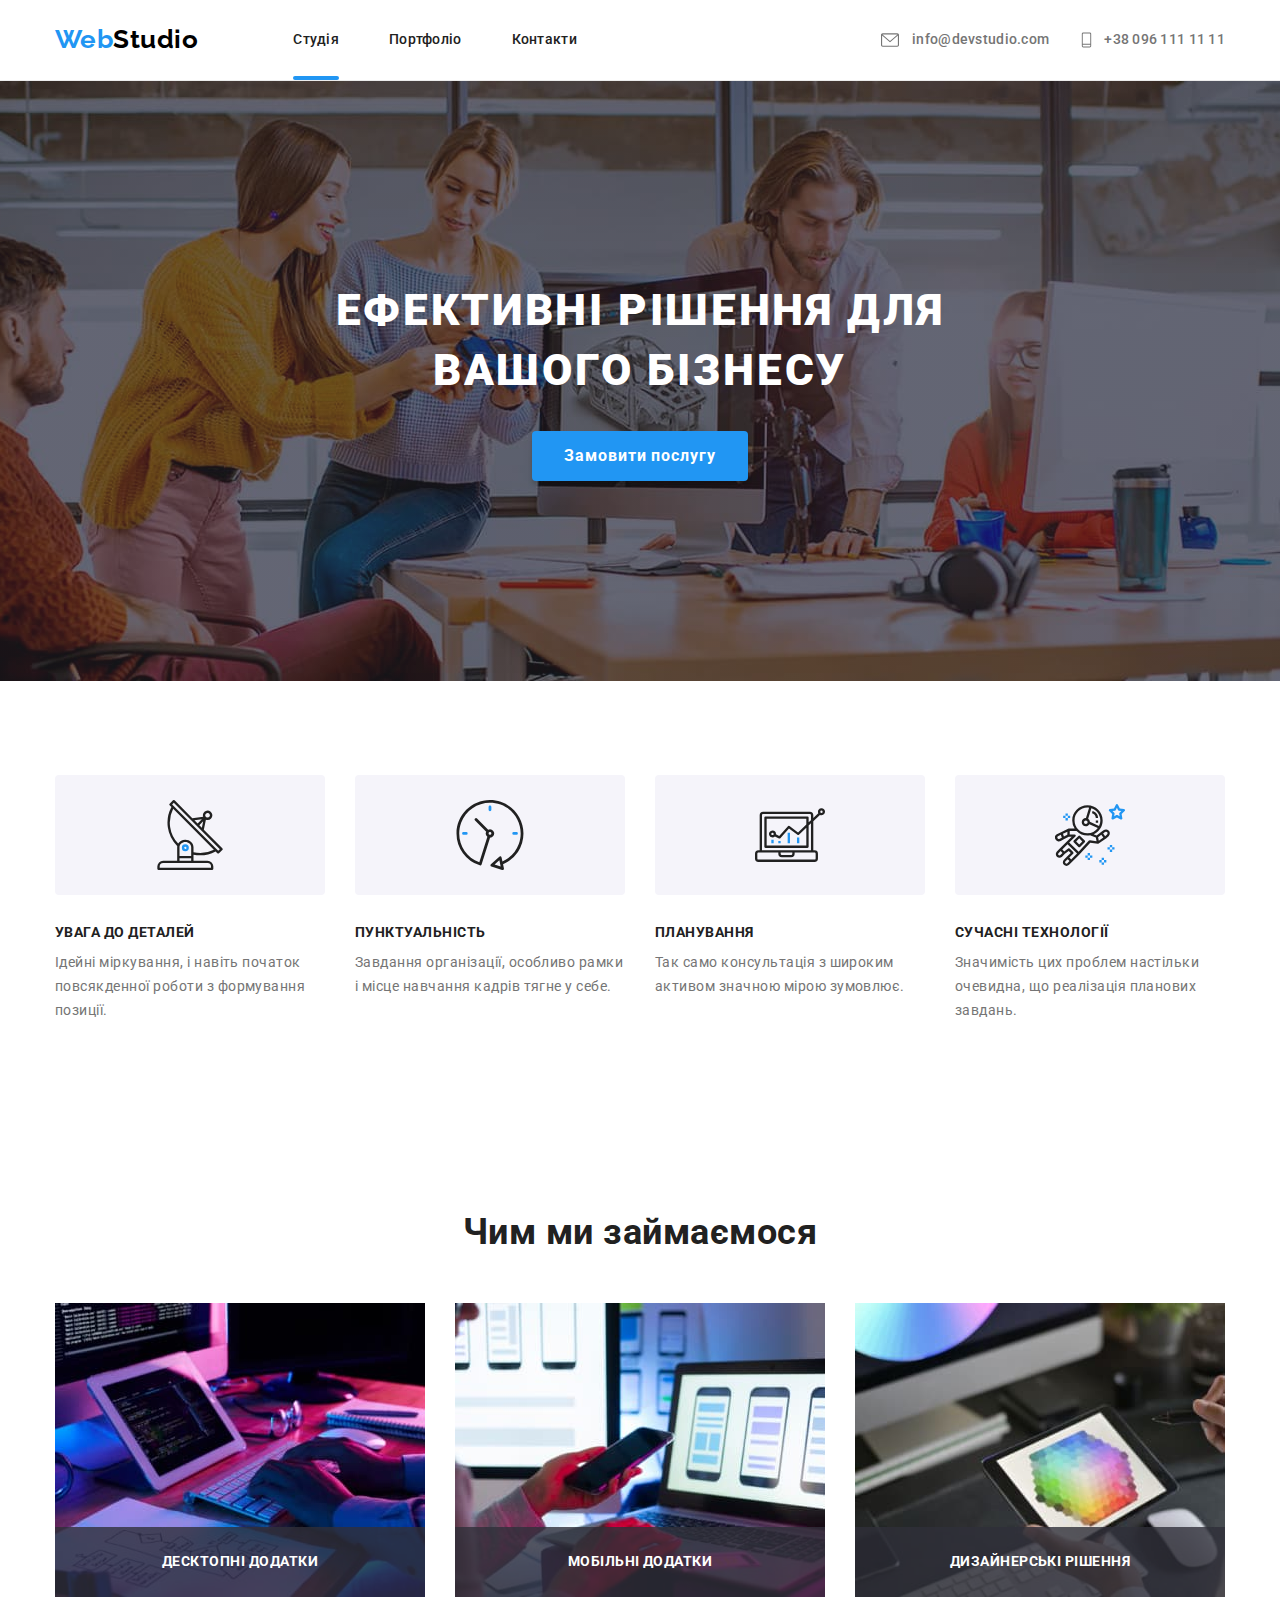
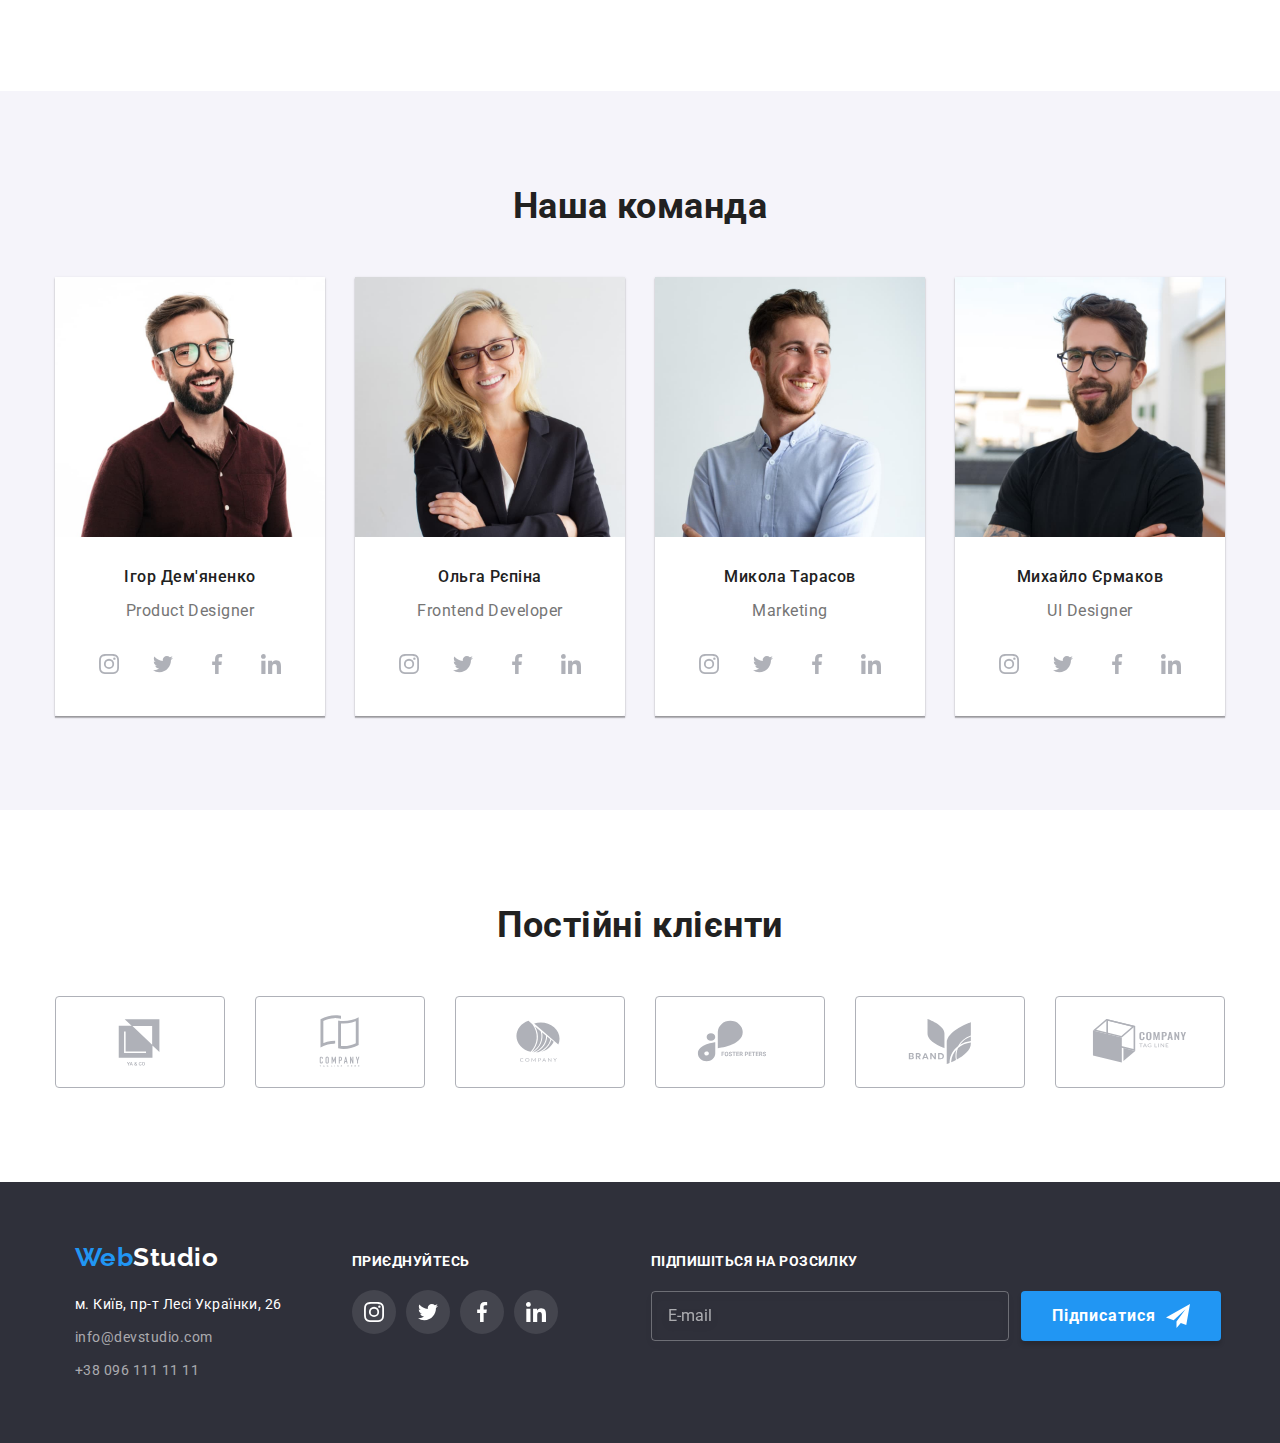
<file: index.html>
<!DOCTYPE html>
<html lang="uk">
  <head>
    <meta charset="UTF-8" />
    <meta http-equiv="X-UA-Compatible" content="IE=edge" />
    <meta name="viewport" content="width=device-width, initial-scale=1.0" />
    <title>Document</title>
    <link rel="preconnect" href="https://fonts.googleapis.com" />
    <link rel="preconnect" href="https://fonts.gstatic.com" crossorigin />
    <link
      href="https://fonts.googleapis.com/css2?family=Raleway:wght@700&family=Roboto:wght@400;500;700;900&display=swap"
      rel="stylesheet"
    />
    <link
      rel="stylesheet"
      href="https://cdnjs.cloudflare.com/ajax/libs/modern-normalize/1.1.0/modern-normalize.min.css"
    />
    <link rel="stylesheet" href="./css/styles.css" />
  </head>
  <body>
    <header class="page-header">
      <div class="container header-container">
        <nav class="site-nav">
          <a href="./index.html" class="logo"
            ><span class="accent">Web</span>Studio</a
          >

          <ul class="site-nav_list">
            <li class="site-nav_item">
              <a class="site-nav_link current" href="./index.html">Студія</a>
            </li>
            <li class="site-nav_item">
              <a class="site-nav_link" href="./portfolio.html">Портфоліо</a>
            </li>
            <li class="site-nav_item">
              <a class="site-nav_link" href="">Контакти</a>
            </li>
          </ul>
        </nav>
        <div class="auth-nav_contact">
          <ul class="auth-nav_list">
            <li class="auth-nav_item">
              <a class="auth-nav_link" href="mailto:info@devstudio.com">
                <svg class="auth-nav_icon" width="24" height="18">
                  <use href="./images/symbol-defs.svg#icon-mail"></use>
                </svg>
                info@devstudio.com</a
              >
            </li>
            <li class="auth-nav_item">
              <a class="auth-nav_link" href="tel:+380961111111">
                <svg class="auth-nav_icon" width="15" height="24">
                  <use href="./images/symbol-defs.svg#icon-phone"></use></svg
                >+38 096 111 11 11</a
              >
            </li>
          </ul>
        </div>
      </div>
    </header>

    <main>
      <!--Герой-->
      <section class="hero">
        <h1 class="hero-title">
          Ефективні рішення для <br />
          вашого бізнесу
        </h1>
        <button type="button" class="hero-button" data-modal-open>
          Замовити послугу
        </button>
      </section>
      <!--Переваги-->
      <section class="section">
        <div class="container">
          <!--Пропущений заголовок-->
          <h2 class="visually-hidden">Заголовок</h2>
          <ul class="feature-list">
            <li class="feature-list_item">
              <div class="feature-img">
                <svg width="70" height="70">
                  <use href="./images/symbol-defs.svg#icon-antenna"></use>
                </svg>
              </div>
              <h3 class="feature-list_title">УВАГА ДО ДЕТАЛЕЙ</h3>
              <p class="feature-list_text">
                Ідейні міркування, і навіть початок повсякденної роботи з
                формування позиції.
              </p>
            </li>
            <li class="feature-list_item">
              <div class="feature-img">
                <svg width="70" height="70">
                  <use href="./images/symbol-defs.svg#icon-clock"></use>
                </svg>
              </div>
              <h3 class="feature-list_title">ПУНКТУАЛЬНІСТЬ</h3>
              <p class="feature-list_text">
                Завдання організації, особливо рамки і місце навчання кадрів
                тягне у себе.
              </p>
            </li>
            <li class="feature-list_item">
              <div class="feature-img">
                <svg width="70" height="70">
                  <use href="./images/symbol-defs.svg#icon-diagram"></use>
                </svg>
              </div>
              <h3 class="feature-list_title">ПЛАНУВАННЯ</h3>
              <p class="feature-list_text">
                Так само консультація з широким активом значною мірою зумовлює.
              </p>
            </li>
            <li class="feature-list_item">
              <div class="feature-img">
                <svg width="70" height="70">
                  <use href="./images/symbol-defs.svg#icon-astronaut"></use>
                </svg>
              </div>
              <h3 class="feature-list_title">СУЧАСНІ ТЕХНОЛОГІЇ</h3>
              <p class="feature-list_text">
                Значимість цих проблем настільки очевидна, що реалізація
                планових завдань.
              </p>
            </li>
          </ul>
        </div>
      </section>
      <section class="section">
        <div class="container">
          <h2 class="section-title">Чим ми займаємося</h2>
          <ul class="task">
            <li class="task_images">
              <div class="images_thumb">
                <img
                  src="./images/img1.jpg"
                  alt="Людина програмує"
                  width="370"
                  height="294"
                />
                <div class="images_text images_font">Десктопні додатки</div>
              </div>
            </li>
            <li class="task_images">
              <div class="images_thumb">
                <img
                  src="./images/img2.jpg"
                  alt="Людина розробляє додаток"
                  width="370"
                  height="294"
                />
                <div class="images_text images_font">Мобільні додатки</div>
              </div>
            </li>
            <li class="task_images">
              <div class="images_thumb">
                <img
                  src="./images/img3.jpg"
                  alt="Людина вибирає колір"
                  width="370"
                  height="294"
                />
                <div class="images_text images_font">Дизайнерські рішення</div>
              </div>
            </li>
          </ul>
        </div>
      </section>
      <!--Наша команда-->
      <section class="team section">
        <div class="container">
          <h2 class="team-title">Наша команда</h2>
          <ul class="team-list">
            <li class="team-list_item">
              <img
                src="./images/img4.jpg"
                alt="Фото"
                width="270"
                height="260"
              />
              <div class="team_intro">
                <h3 class="team-list_title">Ігор Дем'яненко</h3>
                <p lang="en" class="team-list_text">Product Designer</p>
                <ul class="social-list">
                  <li class="social-item">
                    <a href="" class="social-link">
                      <svg class="social-icon" width="20" height="20">
                        <use
                          href="./images/symbol-defs.svg#icon-instagram"
                        ></use>
                      </svg>
                    </a>
                  </li>
                  <li class="social-item">
                    <a href="" class="social-link">
                      <svg class="social-icon" width="20" height="20">
                        <use href="./images/symbol-defs.svg#icon-twitter"></use>
                      </svg>
                    </a>
                  </li>
                  <li class="social-item">
                    <a href="" class="social-link">
                      <svg class="social-icon" width="20" height="20">
                        <use
                          href="./images/symbol-defs.svg#icon-facebook"
                        ></use>
                      </svg>
                    </a>
                  </li>
                  <li class="social-item">
                    <a href="" class="social-link">
                      <svg class="social-icon" width="20" height="20">
                        <use
                          href="./images/symbol-defs.svg#icon-linkedin-1"
                        ></use>
                      </svg>
                    </a>
                  </li>
                </ul>
              </div>
            </li>
            <li class="team-list_item">
              <img
                src="./images/img5.jpg"
                alt="Фото"
                width="270"
                height="260"
              />
              <div class="team_intro">
                <h3 class="team-list_title">Ольга Рєпіна</h3>
                <p lang="en" class="team-list_text">Frontend Developer</p>
                <ul class="social-list">
                  <li class="social-item">
                    <a href="" class="social-link">
                      <svg class="social-icon" width="20" height="20">
                        <use
                          href="./images/symbol-defs.svg#icon-instagram"
                        ></use>
                      </svg>
                    </a>
                  </li>
                  <li class="social-item">
                    <a href="" class="social-link">
                      <svg class="social-icon" width="20" height="20">
                        <use href="./images/symbol-defs.svg#icon-twitter"></use>
                      </svg>
                    </a>
                  </li>
                  <li class="social-item">
                    <a href="" class="social-link">
                      <svg class="social-icon" width="20" height="20">
                        <use
                          href="./images/symbol-defs.svg#icon-facebook"
                        ></use>
                      </svg>
                    </a>
                  </li>
                  <li class="social-item">
                    <a href="" class="social-link">
                      <svg class="social-icon" width="20" height="20">
                        <use
                          href="./images/symbol-defs.svg#icon-linkedin-1"
                        ></use>
                      </svg>
                    </a>
                  </li>
                </ul>
              </div>
            </li>
            <li class="team-list_item">
              <img
                src="./images/img6.jpg"
                alt="Фото"
                width="270"
                height="260"
              />
              <div class="team_intro">
                <h3 class="team-list_title">Микола Тарасов</h3>
                <p lang="en" class="team-list_text">Marketing</p>
                <ul class="social-list">
                  <li class="social-item">
                    <a href="" class="social-link">
                      <svg class="social-icon" width="20" height="20">
                        <use
                          href="./images/symbol-defs.svg#icon-instagram"
                        ></use>
                      </svg>
                    </a>
                  </li>
                  <li class="social-item">
                    <a href="" class="social-link">
                      <svg class="social-icon" width="20" height="20">
                        <use href="./images/symbol-defs.svg#icon-twitter"></use>
                      </svg>
                    </a>
                  </li>
                  <li class="social-item">
                    <a href="" class="social-link">
                      <svg class="social-icon" width="20" height="20">
                        <use
                          href="./images/symbol-defs.svg#icon-facebook"
                        ></use>
                      </svg>
                    </a>
                  </li>
                  <li class="social-item">
                    <a href="" class="social-link">
                      <svg class="social-icon" width="20" height="20">
                        <use
                          href="./images/symbol-defs.svg#icon-linkedin-1"
                        ></use>
                      </svg>
                    </a>
                  </li>
                </ul>
              </div>
            </li>
            <li class="team-list_item">
              <img
                src="./images/img7.jpg"
                alt="Фото"
                width="270"
                height="260"
              />
              <div class="team_intro">
                <h3 class="team-list_title">Михайло Єрмаков</h3>
                <p lang="en" class="team-list_text">UI Designer</p>
                <ul class="social-list">
                  <li class="social-item">
                    <a href="" class="social-link">
                      <svg class="social-icon" width="20" height="20">
                        <use
                          href="./images/symbol-defs.svg#icon-instagram"
                        ></use>
                      </svg>
                    </a>
                  </li>
                  <li class="social-item">
                    <a href="" class="social-link">
                      <svg class="social-icon" width="20" height="20">
                        <use href="./images/symbol-defs.svg#icon-twitter"></use>
                      </svg>
                    </a>
                  </li>
                  <li class="social-item">
                    <a href="" class="social-link">
                      <svg class="social-icon" width="20" height="20">
                        <use
                          href="./images/symbol-defs.svg#icon-facebook"
                        ></use>
                      </svg>
                    </a>
                  </li>
                  <li class="social-item">
                    <a href="" class="social-link">
                      <svg class="social-icon" width="20" height="20">
                        <use
                          href="./images/symbol-defs.svg#icon-linkedin-1"
                        ></use>
                      </svg>
                    </a>
                  </li>
                </ul>
              </div>
            </li>
          </ul>
        </div>
      </section>
      <section class="section">
        <div class="container">
          <h2 class="clients-title">Постійні клієнти</h2>
          <ul class="clients-list">
            <li class="clients-item">
              <a href="" class="clients-link">
                <svg class="clients-logo" width="106" height="60">
                  <use href="./images/symbol-defs.svg#icon-client1"></use>
                </svg>
              </a>
            </li>
            <li class="clients-item">
              <a href="" class="clients-link">
                <svg class="clients-logo" width="106" height="60">
                  <use href="./images/symbol-defs.svg#icon-client2"></use>
                </svg>
              </a>
            </li>
            <li class="clients-item">
              <a href="" class="clients-link">
                <svg class="clients-logo" width="106" height="60">
                  <use href="./images/symbol-defs.svg#icon-client3"></use>
                </svg>
              </a>
            </li>
            <li class="clients-item">
              <a href="" class="clients-link">
                <svg class="clients-logo" width="106" height="60">
                  <use href="./images/symbol-defs.svg#icon-client4"></use>
                </svg>
              </a>
            </li>
            <li class="clients-item">
              <a href="" class="clients-link">
                <svg class="clients-logo" width="106" height="60">
                  <use href="./images/symbol-defs.svg#icon-client5"></use>
                </svg>
              </a>
            </li>
            <li class="clients-item">
              <a href="" class="clients-link">
                <svg class="clients-logo" width="106" height="60">
                  <use href="./images/symbol-defs.svg#icon-client6"></use>
                </svg>
              </a>
            </li>
          </ul>
        </div>
      </section>
    </main>

    <footer class="page-footer">
      <div class="container">
        <div class="page__footer-address">
          <div class="footer-wrapper">
            <a href="./index.html" class="page-footer_logo"
              ><span class="accent">Web</span>Studio</a
            >
            <address class="direction">
              м. Київ, пр-т Лесі Українки, 26
              <a href="mailto:info@devstudio.com" class="direction-link"
                >info@devstudio.com</a
              >
              <a href="tel:+380961111111" class="direction-link"
                >+38 096 111 11 11</a
              >
            </address>
          </div>
          <div class="footer-social">
            <h3 class="footer-title">приєднуйтесь</h3>
            <ul class="footer__social-list">
              <li class="footer__social-item">
                <a href="" class="footer__social-link">
                  <svg class="footer__social-icon" width="20" height="20">
                    <use href="./images/symbol-defs.svg#icon-instagram"></use>
                  </svg>
                </a>
              </li>
              <li class="footer__social-item">
                <a href="" class="footer__social-link">
                  <svg class="footer__social-icon" width="20" height="20">
                    <use href="./images/symbol-defs.svg#icon-twitter"></use>
                  </svg>
                </a>
              </li>
              <li class="footer__social-item">
                <a href="" class="footer__social-link">
                  <svg class="footer__social-icon" width="20" height="20">
                    <use href="./images/symbol-defs.svg#icon-facebook"></use>
                  </svg>
                </a>
              </li>
              <li class="footer__social-item">
                <a href="" class="footer__social-link">
                  <svg class="footer__social-icon" width="20" height="20">
                    <use href="./images/symbol-defs.svg#icon-linkedin-1"></use>
                  </svg>
                </a>
              </li>
            </ul>
          </div>
          <form class="form">
            <label for="user-email" class="form-label"
              >Підпишіться на розсилку
            </label>
            <div class="footer-form">
              <input
                class="footer-form_input"
                type="text"
                name="E-mail"
                placeholder="E-mail"
                id="user-email"
              />
              <button type="submit" class="footer-form_button">
                Підписатися
                <svg class="submit-icon" width="24" height="24">
                  <use href="./images/symbol-defs.svg#icon-icon-send"
                </svg>
              </button>
            </div>
          </form>
        </div>
      </div>
    </footer>
    <div class="backdrop is-hidden" data-modal>
      <div class="modal">
        <button class="modal-close" data-modal-close>
          <svg class="close-icon" width="18" height="18">
            <use href="./images/symbol-defs.svg#icon-close-button"></use>
          </svg>
        </button>
        <div class="modal-thumb">
          <h2 class="modal-thumb_title">
            Залиште свої дані, ми вам передзвонимо
          </h2>
          <form class="modal-form">
            <label class="modal-field">
              <span class="modal-label">Ім'я</span>
              <input class="modal-input" type="text" name="username" />
              <svg class="modal-icon" width="18" height="18">
                <use href="./images/symbol-defs.svg#icon-icon-person"></use>
              </svg>
            </label>
            <label class="modal-field">
              <span class="modal-label">Телефон</span>
              <input class="modal-input" type="text" name="phone-number" />
              <svg class="modal-icon" width="18" height="18">
                <use href="./images/symbol-defs.svg#icon-icon-phone"></use>
              </svg>
            </label>
            <label class="modal-field">
              <span class="modal-label">Пошта</span>
              <input class="modal-input" type="text" name="username" />
              <svg class="modal-icon" width="18" height="18">
                <use href="./images/symbol-defs.svg#icon-icon-email"></use>
              </svg>
            </label>
            <label class="modal-field">
              <span class="modal-label">Коментар </span>
              <textarea
                class="modal-textarea"
                name="comment"
                rows="5"
                placeholder="Введіть текст"
              ></textarea>
            </label>
            <div class="checkbox-form">
              <label class="checkbox-label">
                <input
                  class="checkbox-input"
                  type="checkbox"
                  name="agreement"
                  value="agreement"
                />
                <span class="checkbox"> </span>
                Погоджуюся з розсилкою та приймаю
              </label>
              <span class="checkbox-conditions">
                <a class="checkbox-link" href="">Умови договору </a>
              </span>
            </div>
            <div class="modal-button">
              <button class="submit-button" type="submit">Відправити</button>
            </div>
          </form>
        </div>
      </div>
    </div>

    <script src="./js/modal.js"></script>
  </body>
</html>
</file>
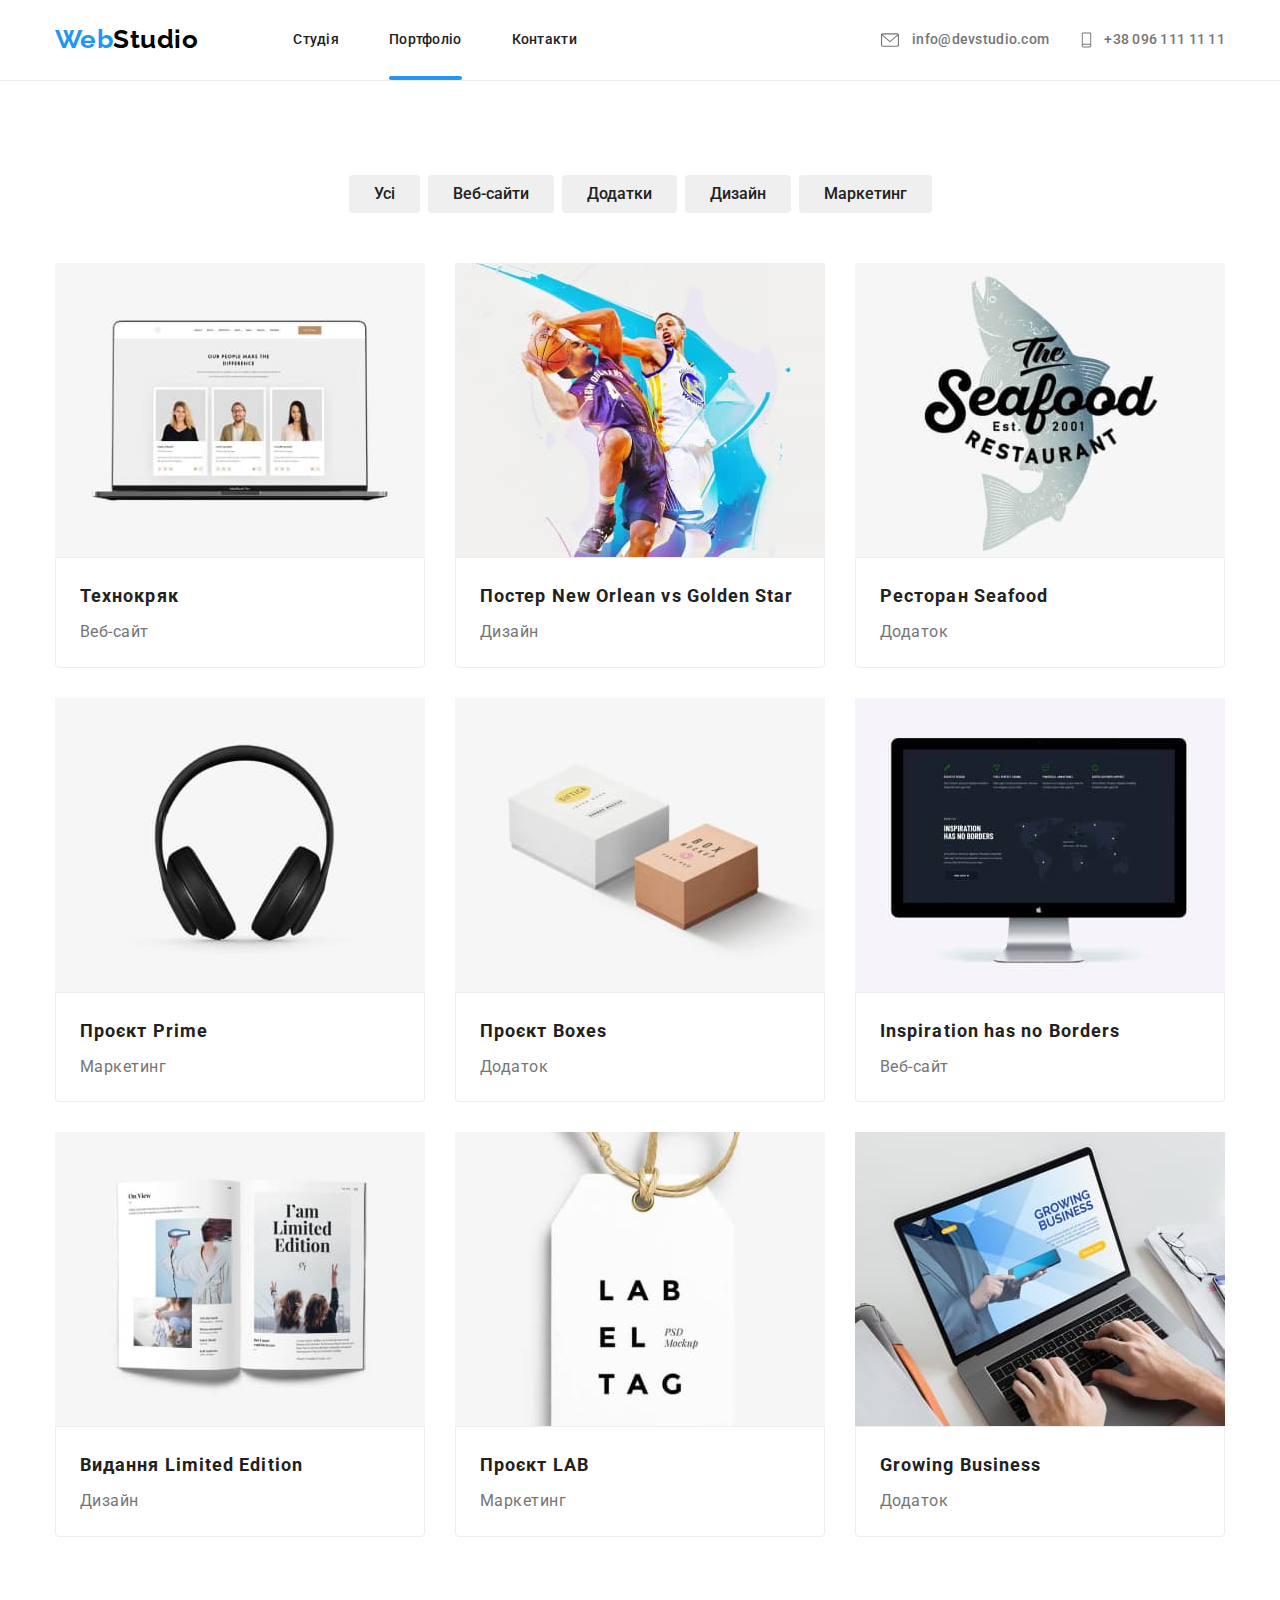
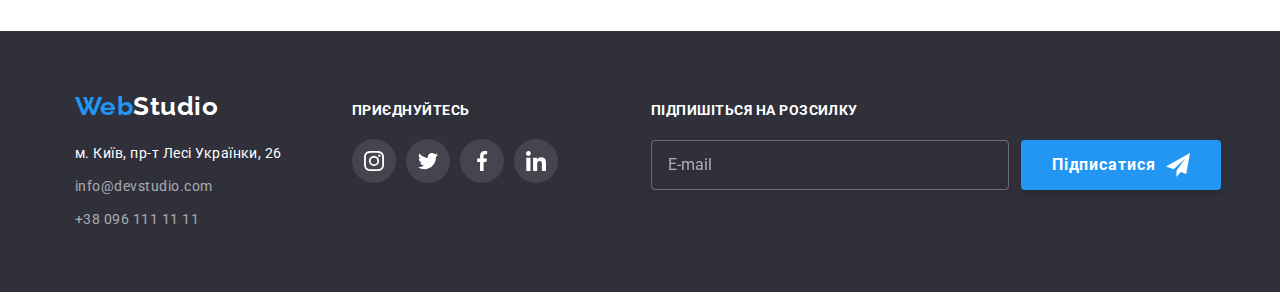
<file: portfolio.html>
<!DOCTYPE html>
<html lang="uk">
  <head>
    <meta charset="UTF-8" />
    <meta http-equiv="X-UA-Compatible" content="IE=edge" />
    <meta name="viewport" content="width=device-width, initial-scale=1.0" />
    <title>Document</title>
    <link rel="preconnect" href="https://fonts.googleapis.com" />
    <link rel="preconnect" href="https://fonts.gstatic.com" crossorigin />
    <link
      href="https://fonts.googleapis.com/css2?family=Raleway:wght@700&family=Roboto:wght@400;500;700;900&display=swap"
      rel="stylesheet"
    />
    <link
      rel="stylesheet"
      href="https://cdnjs.cloudflare.com/ajax/libs/modern-normalize/1.1.0/modern-normalize.min.css"
    />
    <link rel="stylesheet" href="./css/styles.css" />
  </head>
  <body>
    <header class="page-header">
      <div class="container header-container">
        <nav class="site-nav">
          <a href="./index.html" class="logo"
            ><span class="accent">Web</span>Studio</a
          >

          <ul class="site-nav_list">
            <li class="site-nav_item">
              <a class="site-nav_link" href="./index.html">Студія</a>
            </li>
            <li class="site-nav_item">
              <a class="site-nav_link current" href="./portfolio.html"
                >Портфоліо</a
              >
            </li>
            <li class="site-nav_item">
              <a class="site-nav_link" href="">Контакти</a>
            </li>
          </ul>
        </nav>
        <div class="auth-nav_contact">
          <ul class="auth-nav_list">
            <li class="auth-nav_item">
              <a class="auth-nav_link" href="mailto:info@devstudio.com">
                <svg class="auth-nav_icon" width="24" height="18">
                  <use href="./images/symbol-defs.svg#icon-mail"></use>
                </svg>
                info@devstudio.com</a
              >
            </li>
            <li class="auth-nav_item">
              <a class="auth-nav_link" href="tel:+380961111111">
                <svg class="auth-nav_icon" width="15" height="24">
                  <use href="./images/symbol-defs.svg#icon-phone"></use></svg
                >+38 096 111 11 11</a
              >
            </li>
          </ul>
        </div>
      </div>
    </header>

    <main>
      <section class="section">
        <h1 class="visually-hidden">Портфоліо</h1>
        <!--Кнопки-->
        <div class="container">
          <ul class="options">
            <li class="options_item">
              <button type="button" class="options_button">Усі</button>
            </li>
            <li class="options_item">
              <button type="button" class="options_button">Веб-сайти</button>
            </li>
            <li class="options_item">
              <button type="button" class="options_button">Додатки</button>
            </li>
            <li class="options_item">
              <button type="button" class="options_button">Дизайн</button>
            </li>
            <li class="options_item">
              <button type="button" class="options_button">Маркетинг</button>
            </li>
          </ul>

          <!--головне меню-->
          <ul class="card-list">
            <li class="card-list_item">
              <a href="" class="card-list_link">
                <div class="thumb">
                  <img
                    src="./images/potf-1.jpg"
                    alt="Фото"
                    width="370"
                    height="294"
                  />
                  <div class="overlay-text">
                    Ресурс пропонує комплексні пропозиції з різним рівнем
                    функціоналу та сервісів. Все це дозволить відвідувачу
                    отримати вичерпні відомості про компанію чи приватну особу.
                  </div>
                </div>

                <div class="card_intro">
                  <h2 class="card-list_title">Технокряк</h2>
                  <p class="card-list_text">Веб-сайт</p>
                </div>
              </a>
            </li>
            <li class="card-list_item">
              <a href="" class="card-list_link">
                <div class="thumb">
                  <img
                    src="./images/portf-2.jpg"
                    alt="Постер"
                    width="370"
                    height="294"
                  />
                  <div class="overlay-text">
                    Ресурс пропонує комплексні пропозиції з різним рівнем
                    функціоналу та сервісів. Все це дозволить відвідувачу
                    отримати вичерпні відомості про компанію чи приватну особу.
                  </div>
                </div>
                <div class="card_intro">
                  <h2 class="card-list_title">
                    Постер New Orlean vs Golden Star
                  </h2>
                  <p class="card-list_text">Дизайн</p>
                </div>
              </a>
            </li>
            <li class="card-list_item">
              <a href="" class="card-list_link">
                <div class="thumb">
                  <img
                    src="./images/portf-3.jpg"
                    alt="Логотип ресторану"
                    width="370"
                    height="294"
                  />
                  <div class="overlay-text">
                    Ресурс пропонує комплексні пропозиції з різним рівнем
                    функціоналу та сервісів. Все це дозволить відвідувачу
                    отримати вичерпні відомості про компанію чи приватну особу.
                  </div>
                </div>
                <div class="card_intro">
                  <h2 class="card-list_title">Ресторан Seafood</h2>
                  <p class="card-list_text">Додаток</p>
                </div>
              </a>
            </li>
            <li class="card-list_item">
              <a href="" class="card-list_link">
                <div class="thumb">
                  <img
                    src="./images/portf-4.jpg"
                    alt="Навушники"
                    width="370"
                    height="294"
                  />
                  <div class="overlay-text">
                    Ресурс пропонує комплексні пропозиції з різним рівнем
                    функціоналу та сервісів. Все це дозволить відвідувачу
                    отримати вичерпні відомості про компанію чи приватну особу.
                  </div>
                </div>
                <div class="card_intro">
                  <h2 class="card-list_title">Проєкт Prime</h2>
                  <p class="card-list_text">Маркетинг</p>
                </div>
              </a>
            </li>
            <li class="card-list_item">
              <a href="" class="card-list_link">
                <div class="thumb">
                  <img
                    src="./images/portf-5.jpg"
                    alt="Коробки"
                    width="370"
                    height="294"
                  />
                  <div class="overlay-text">
                    Ресурс пропонує комплексні пропозиції з різним рівнем
                    функціоналу та сервісів. Все це дозволить відвідувачу
                    отримати вичерпні відомості про компанію чи приватну особу.
                  </div>
                </div>
                <div class="card_intro">
                  <h2 class="card-list_title">Проєкт Boxes</h2>
                  <p class="card-list_text">Додаток</p>
                </div>
              </a>
            </li>
            <li class="card-list_item">
              <a href="" class="card-list_link">
                <div class="thumb">
                  <img
                    src="./images/portf-6.jpg"
                    alt="Монітор"
                    width="370"
                    height="294"
                  />
                  <div class="overlay-text">
                    Ресурс пропонує комплексні пропозиції з різним рівнем
                    функціоналу та сервісів. Все це дозволить відвідувачу
                    отримати вичерпні відомості про компанію чи приватну особу.
                  </div>
                </div>
                <div class="card_intro">
                  <h2 lang="en" class="card-list_title">
                    Inspiration has no Borders
                  </h2>
                  <p class="card-list_text">Веб-сайт</p>
                </div>
              </a>
            </li>
            <li class="card-list_item">
              <a href="" class="card-list_link">
                <div class="thumb">
                  <img
                    src="./images/potf-7.jpg"
                    alt="Журнал"
                    width="370"
                    height="294"
                  />
                  <div class="overlay-text">
                    Ресурс пропонує комплексні пропозиції з різним рівнем
                    функціоналу та сервісів. Все це дозволить відвідувачу
                    отримати вичерпні відомості про компанію чи приватну особу.
                  </div>
                </div>
                <div class="card_intro">
                  <h2 class="card-list_title">Видання Limited Edition</h2>
                  <p class="card-list_text">Дизайн</p>
                </div>
              </a>
            </li>
            <li class="card-list_item">
              <a href="" class="card-list_link">
                <div class="thumb">
                  <img
                    src="./images/portf-8.jpg"
                    alt="Бірка"
                    width="370"
                    height="294"
                  />
                  <div class="overlay-text">
                    Ресурс пропонує комплексні пропозиції з різним рівнем
                    функціоналу та сервісів. Все це дозволить відвідувачу
                    отримати вичерпні відомості про компанію чи приватну особу.
                  </div>
                </div>
                <div class="card_intro">
                  <h2 class="card-list_title">Проєкт LAB</h2>
                  <p class="card-list_text">Маркетинг</p>
                </div>
              </a>
            </li>
            <li class="card-list_item">
              <a href="" class="card-list_link">
                <div class="thumb">
                  <img
                    src="./images/portf-9.jpg"
                    alt="Ноутбук"
                    width="370"
                    height="294"
                  />
                  <div class="overlay-text">
                    Ресурс пропонує комплексні пропозиції з різним рівнем
                    функціоналу та сервісів. Все це дозволить відвідувачу
                    отримати вичерпні відомості про компанію чи приватну особу.
                  </div>
                </div>
                <div class="card_intro">
                  <h2 lang="en" class="card-list_title">Growing Business</h2>
                  <p class="card-list_text">Додаток</p>
                </div>
              </a>
            </li>
          </ul>
        </div>
      </section>
    </main>

    <footer class="page-footer">
      <div class="container">
        <div class="page__footer-address">
          <div class="footer-wrapper">
            <a href="./index.html" class="page-footer_logo"
              ><span class="accent">Web</span>Studio</a
            >
            <address class="direction">
              м. Київ, пр-т Лесі Українки, 26
              <a href="mailto:info@devstudio.com" class="direction-link"
                >info@devstudio.com</a
              >
              <a href="tel:+380961111111" class="direction-link"
                >+38 096 111 11 11</a
              >
            </address>
          </div>
          <div class="footer-social">
            <h3 class="footer-title">приєднуйтесь</h3>
            <ul class="footer__social-list">
              <li class="footer__social-item">
                <a href="" class="footer__social-link">
                  <svg class="footer__social-icon" width="20" height="20">
                    <use href="./images/symbol-defs.svg#icon-instagram"></use>
                  </svg>
                </a>
              </li>
              <li class="footer__social-item">
                <a href="" class="footer__social-link">
                  <svg class="footer__social-icon" width="20" height="20">
                    <use href="./images/symbol-defs.svg#icon-twitter"></use>
                  </svg>
                </a>
              </li>
              <li class="footer__social-item">
                <a href="" class="footer__social-link">
                  <svg class="footer__social-icon" width="20" height="20">
                    <use href="./images/symbol-defs.svg#icon-facebook"></use>
                  </svg>
                </a>
              </li>
              <li class="footer__social-item">
                <a href="" class="footer__social-link">
                  <svg class="footer__social-icon" width="20" height="20">
                    <use href="./images/symbol-defs.svg#icon-linkedin-1"></use>
                  </svg>
                </a>
              </li>
            </ul>
          </div>
          <form class="form">
            <label for="user-email" class="form-label"
              >Підпишіться на розсилку
            </label>
            <div class="footer-form">
              <input
                class="footer-form_input"
                type="text"
                name="E-mail"
                placeholder="E-mail"
                id="user-email"
              />
              <button type="submit" class="footer-form_button">
                Підписатися
                <svg class="submit-icon" width="24" height="24">
                  <use href="./images/symbol-defs.svg#icon-icon-send"
                </svg>
              </button>
            </div>
          </form>
        </div>
      </div>
    </footer>
  </body>
</html>
</file>
<file: css/styles.css>
:root {
  --primary-text-color: #757575;
  --additional-text-color: #212121;
  --hero-background-color: #2f303a;
  --second-background-color: #f5f4fa;
  --white: #ffffff;
  --accent: #2196f3;
  --logo-black-color: #000000;
  /*colors for portfolio*/
  --portfolio-background: #f5f5f5;
  --footer-link-color: rgba(255, 255, 255, 0.6);
  --icon-main-color:#afb1b8;
  --icon-footer-background-color:rgba(255, 255, 255, 0.1);
  --animatiom-btn: 250ms cubic-bezier(0.4, 0, 0.2, 1);
  }

body {
  background-color: var(--white);
  color: var(--primary-text-color);
  font-family: 'Roboto', sans-serif;
  letter-spacing: 0.03em;
}
ul {
  list-style: none;
  margin: 0;
  padding-left: 0;
}
h1,
h2,
h3,
p {
  margin: 0;
}

img {
  display: block;
  max-width: 100%;
  height: auto;
}
/*цвет основного текста #757575*/
/*вторичный цвет текста #212121*/
/*серый фоновый цвет  #2F303A*/
/*вторичный цвет фона #F5F4FA/*
/*белый #FFFFFF*/
/*акцент #2196F3*/
/*черный logo ##000000*/
/* цвет иконок #afb1b8*/
/*цвет иконок в футере rgba(255, 255, 255, 0.1);*/
.page-header {
  text-decoration: none;
  border-bottom: 1px solid #ECECEC;;
}
.page-header .site-nav {
  display: flex;
  align-items: center;
}
.header-container {
  display: flex;
  align-items: center;
}
.container {
  width: 1200px;
  margin: 0 auto;
  padding-left: 15px;
  padding-right: 15px;
}

.logo {
  margin-top: 24px;
  margin-bottom: 25px;
  margin-right: 95px;
  color: var(--logo-black-color);
  font-family: 'Raleway', sans-serif;
  font-weight: 700;
  font-size: 26px;
  line-height: 1.19;
  text-decoration: none;
}
.accent {
  color: var(--accent);
}
/*site-nav*/
.site_nav {
  display: flex;
}
.site-nav_list {
  display: flex;
  font-weight: 500;
  font-size: 14px;
  line-height: 1.14;
  letter-spacing: 0.02em;
}
.site-nav_item:not(:last-child) {
  margin-right: 50px;
}
.site-nav_link {
  position: relative;
  display: block;
  padding-top: 32px;
  padding-bottom: 32px;
  color: var(--additional-text-color);
  text-decoration: none;
  transition: var(--animatiom-btn);
  
}
.site-nav_link:hover,
.site-nav_link:focus {
  color: var(--accent);
}

.site-nav_link.current::after {
  position: absolute;
  display: block;
  bottom: 0;
  left: 0;
  content: "";
  width: 100%;
  height: 4px;
  background-color: var(--accent);
  border-radius: 2px;
}


/*auth-nav*/
.auth-nav_contact {
  display: flex;
  margin-left: auto;
}
.auth-nav_list {
  display: flex;
  margin-left: auto;
  align-items: center;
  justify-content: center;
 
}
.auth-nav_item:not(:last-child) {
  margin-right: 30px;
}
.auth-nav_link {
  display:flex;
  align-items: center;
  justify-content: center;
  color: var(--primary-text-color);
  font-weight: 500;
  font-size: 14px;
  line-height: 1.14px;
  letter-spacing: 0.02em;
  text-decoration: none;
  gap: 10px;
  transition: var(--animatiom-btn)
}

.auth-nav_link:hover, 
.auth-nav_link:focus {
  color: var(--accent);
}

.auth-nav_icon{
  fill: currentColor;
}
/*hero*/
.hero {
  padding-top: 200px;
  background-color: var(--hero-background-color);
  text-align: center;
  padding-bottom: 200px;
  max-width: 1600px;
  height: 600px;
  background-image: linear-gradient(to right, rgba(47, 48, 58, 0.4), rgba(47, 48, 58, 0.4)),
      url(../images/hero.jpg);
  background-size: cover;
  background-repeat: no-repeat;
  background-position: center;
  margin: 0 auto;
}
.hero-title {
  margin-bottom: 30px;
  color: var(--white);
  font-weight: 900;
  font-size: 44px;
  line-height: 1.36;
  letter-spacing: 0.06em;
  text-transform: uppercase;
}
.hero-button {
  padding: 10px 32px;
  background-color: var(--accent);
  color: var(--white);
  font-family: inherit;
  font-weight: 700;
  font-size: 16px;
  line-height: 1.88;
  letter-spacing: 0.06em;
  cursor: pointer;
  border: transparent;
  box-shadow: 0px 4px 4px rgba(0, 0, 0, 0.15);
  border-radius: 4px;
}
/*section*/
.section {
  padding-top: 94px;
  padding-bottom: 94px;
}
.section-title {
  margin-bottom: 50px;
  color: var(--additional-text-color);
  font-weight: 700;
  font-size: 36px;
  line-height: 1.17;
  text-align: center;
}
.visually-hidden {
  position: absolute;
  width: 1px;
  height: 1px;
  margin: -1px;
  border: 0;
  padding: 0;

  white-space: nowrap;
  clip-path: inset(100%);
  clip: rect(0 0 0 0);
  overflow: hidden;
}
/*features*/
.feature-list {
  display: flex;
  flex-wrap: wrap;
  gap: 30px;
}
.feature-list_item {
  width: 270px;
}
.feature-img{
  margin-bottom: 30px;
  width: 270px;
  height: 120px;
  display: flex;
  justify-content: center;
  align-items: center;
  background-color: var(--second-background-color);
  border-radius: 4px;
}
.feature-list_title {
  margin-bottom: 10px;
  color: var(--additional-text-color);
  font-family: 'Roboto';
  font-weight: 700;
  font-size: 14px;
  line-height: 1.14;
  text-transform: uppercase;
}
.feature-list_text {
  margin-bottom: 0;
  font-family: 'Roboto';
  font-weight: 400;
  font-size: 14px;
  line-height: 1.71;
}
/*tasks*/
.task {
  display: flex;
  flex-wrap: wrap;
  gap: 30px;
}

.images_thumb{
  position: relative;  
  display: flex;
  justify-content: center;
}

.images_font{
  position: absolute;
  content: "";
  width: 370px;
  height: 70px;
  bottom: 0;
  background: rgba(47, 48, 58, 0.8);
  }

.images_text{
  position: absolute;
  padding: 27px;
  font-weight: 700;
    font-size: 14px;
    line-height: 1.14;
    text-align: center;
    text-transform: uppercase;
    color: var(--white);
}

/*team*/
.team {
  background-color: var(--second-background-color);
}
.team-title {
  font-weight: 700;
  font-size: 36px;
  line-height: 1.17;
  text-align: center;
  color: var(--additional-text-color);
  margin-bottom: 50px;
}

.team-list {
  display: flex;
  flex-wrap: wrap;
  gap: 30px;
}
.team-list_item {
  box-shadow: 0px 1px 3px rgba(0, 0, 0, 0.12), 0px 1px 1px rgba(0, 0, 0, 0.14),
    0px 2px 1px rgba(0, 0, 0, 0.2);
}
.team-list_item:last-child{
  margin-right: 0;
}
.team_intro{
  background-color: var(--white);
  padding: 30px 0;
  border-radius: 0px 0px 4px 4px;
}
.team-list_title {
  display: flex;
  justify-content: center;
  margin-bottom: 10px;
  color: var(--additional-text-color);
  font-weight: 500;
  font-size: 16px;
  line-height: 1.19;
}

.team-list_text {
  display: flex;
  justify-content: center;
  font-size: 16px;
  line-height: 1.9;
  margin-bottom: 16px;
}
/*кнопки соц сетей*/
.social-list{
  display: flex;
  justify-content: center;
  gap: 10px;
}
.social-item{
  display: flex;
  justify-content: center;
  align-items: center;
}
.social-link{
  display: flex;
  justify-content: center;
  align-items: center;
  background-color: var(--white);
  border-radius: 50%;
  width: 44px;
  height: 44px;
  fill: var(--icon-main-color);
  transition: var(--animatiom-btn);
}
.social-link:hover,
.social-link:focus{
  background-color: var(--accent);
  fill: var(--white);
}
/*our clients*/
.clients-title{
  display: flex;
  justify-content: center;
  font-weight: 700;
  font-size: 36px;
  line-height: 1.17;
  color:var(--additional-text-color);
  margin-bottom: 50px;
}
.clients-list{
  display: flex;
  justify-content: center;
  gap: 30px;

}
.clients-item{
  display: flex;
  justify-content: center;
  align-items: center;
}
.clients-link{
  display: flex;
    justify-content: center;
    align-items: center;
  width: 170px;
    height: 92px;
    color: var(--icon-main-color);
    border: 1px solid #AFB1B8;
    border-radius: 4px;
    transition: var(--animatiom-btn);
}
.clients-link{
 fill: currentColor;
}
.clients-link:hover,
.clients-link:focus {
  fill: var(--accent);
  border-color: var(--accent);
}
/*footer*/
.page-footer {
  padding: 60px;
  background-color: var(--hero-background-color);
}
.page__footer-address{
  display: flex;
  align-items: baseline;
}
.footer-wrapper{
  display: flex;
  flex-direction:column;
  margin-right: 70px;
}
.page-footer_logo {
  margin-bottom: 20px;
  font-weight: 700;
  color: var(--white);
  text-decoration: none;
  font-family: 'Raleway', sans-serif;
  font-weight: 700;
  font-size: 26px;
  line-height: 1.19;
}
.direction {
  display: flex;
  flex-direction: column;
  color: var(--white);
  font-style: normal;
  font-size: 14px;
  line-height: 1.71;
  gap: 9px;
}
.direction-link {
  color: var(--footer-link-color);
  font-weight: 400;
  font-size: 14px;
  line-height: 1.71;
  font-style: normal;
  text-decoration: none;
  transition: var(--animatiom-btn);
}
.direction-link:hover,
.direction-link:focus {
  color: #2196f3;
}

/*приєднуємся*/

.footer-title{
  color: var(--white);
    font-weight: 700;
    font-size: 14px;
    line-height: 1.14;
    text-transform: uppercase;
    margin-bottom: 20px;
}

.footer__social-list {
  display: flex;
  justify-content: center;
  gap: 10px;
}

.footer__social-item {
  display: flex;
  justify-content: center;
  align-items: center;
}

.footer__social-link {
  display: flex;
  justify-content: center;
  align-items: center;
  background-color: var(--icon-footer-background-color);
  border-radius: 50%;
  width: 44px;
  height: 44px;
  fill: var(--white);
  transition: var(--animatiom-btn);
}

.footer__social-link:hover,
.footer__social-link:focus {
  background-color: var(--accent);
  fill: var(--white);
}
/*форма футера*/
.form{
margin-left: 93px;
}
.footer-form{
  margin-top: 20px;
  display: flex;
  flex-direction: row;
  gap: 12px;
}
.form-label{
  font-weight: 700;
  font-size: 14px;
  line-height: 1.14;
  text-transform: uppercase;
  color: var(--white);
}
.footer-form_input{
  width:358px;
  box-sizing: border-box;
  border: 1px solid rgba(255, 255, 255, 0.3);
    filter: drop-shadow(0px 4px 4px rgba(0, 0, 0, 0.15));
    border-radius: 4px;
    background-color: transparent;
    padding-top: 15px;
    padding-bottom: 15px;
    padding-left: 16px;
}
.footer-form_input::placeholder{
  padding-right: 0;
  font-weight: 400;
  font-size: 16px;
  line-height: 1.25;
  display: flex;
  align-items: center;  
  color: rgba(255, 255, 255, 0.6);
}
.footer-form_button{
  display: flex;
  justify-content: center;
  align-items: center;
  padding: 10px 28px;
  gap: 10px;
  width: 200px;
  height: 50px;
  background-color: var(--accent);
  box-shadow: 0px 4px 4px rgba(0, 0, 0, 0.15);
  border-radius: 4px;
  border-color: transparent;
  font-weight: 700;
  font-size: 16px;
  line-height: 1.88;
  letter-spacing: 0.06em;
  color: var(--white);
}
.submit-icon{
  fill: var(--white);
}


/*модальне вікно*/


.backdrop {
  position: fixed;
  left: 0;
  top: 0;
  width: 100%;
  height: 100%;
  opacity: 1;
  background: rgba(0, 0, 0, 0.2);
  transition: visibility 400ms ease, opacity 400ms ease;
}

.is-hidden.backdrop {
  visibility: hidden;
  pointer-events: none;
  opacity: 0;
}

.modal {
  position: absolute;
  width: 528px;
  height: 581px;
  top: 50%;
  left: 50%;
  transform: translate(-50%, -50%);
  background-color: var(--white);
  box-shadow: 0px 1px 3px rgba(0, 0, 0, 0.12), 0px 1px 1px rgba(0, 0, 0, 0.14), 0px 2px 1px rgba(0, 0, 0, 0.2);
  border-radius: 4px;
}

.modal-close {
  position: absolute;
  display: flex;
  justify-content: center;
  align-items: center;
  width: 30px;
  height: 30px;
  right: 8px;
  top: 8px;
  background-color: var(--white);
  border: 1px solid rgba(0, 0, 0, 0.1);
  border-radius: 50%;
  transition: var(--animatiom-btn);
}

.modal-close:hover,
.modal-close:focus{
  fill: var(--accent);
  cursor: pointer;
}
.modal-thumb{
  padding: 40px;
  width: 100%;
}
.modal-thumb_title{
  font-weight: 700;
  font-size: 20px;
  line-height: 1.15;
  text-align: center;
  color: var(--additional-text-color);
  margin-bottom: 12px;
}
.modal-field{
  display: block;
  position: relative;
}
.modal-label{
  margin-bottom: 4px;
  display: flex;
  font-weight: 400;
  font-size: 12px;
  line-height: 1.17;
  letter-spacing: 0.01em;
}

.modal-input{
  display: flex;
  position: relative;
  content: "";
  width: 448px;
  height: 40px;
  padding-top: 14px;
  padding-bottom: 14px;
  padding-left: 42px;
  margin-bottom: 10px;
  border: 1px solid rgba(33, 33, 33, 0.2);
  border-radius: 4px;
  outline: transparent;
  transition: var(--animatiom-btn);
}
.modal-icon{
  position: absolute;
  top: 50%;
  left: 15px;
}
.modal-input:focus {
 border-color: var(--accent);
cursor: pointer;
}

.modal-input:focus + .modal-icon {
  fill: var(--accent);
  cursor: pointer;
}
.modal-textarea{
  width: 448px;
    height: 120px;
    padding: 12px 16px;
  box-sizing: border-box;
  border: 1px solid rgba(33, 33, 33, 0.2);
    border-radius: 4px;
  
}
.modal-textarea::placeholder{
  font-weight: 400;
    font-size: 12px;
    line-height: 1.17;
    letter-spacing: 0.01em;
    color: rgba(117, 117, 117, 0.5);
}
.checkbox-form{
  display: flex;
  flex-direction: row;
  font-weight: 400;
  font-size: 14px;
  line-height: 1.71;
  color: var(--primary-text-color);
  margin-bottom: 30px;
}
.checkbox-label{
  display: flex;
  flex-direction: row;
 align-items: center;  
 justify-content: center;
 gap: 8.38px;
  
}
.checkbox-input{
  -webkit-appearance: none;
    -moz-appearance: none;
  appearance: none;
  position: absolute;
}
.checkbox{
  width: 16px;
    height: 15px;
    margin-right: 10px;
    background: var(--white);
    border: 2px solid #212121;
    box-shadow: 0px 1px 3px rgba(0, 0, 0, 0.12), 0px 1px 1px rgba(0, 0, 0, 0.14), 0px 2px 1px rgba(0, 0, 0, 0.2);
    border-radius: 4px;
  transition: var(--animatiom-btn);}

  .checkbox-conditions{
  margin-left: 7px;
}
.checkbox-link{
  color: var(--accent);
}
.checkbox-input:checked+.checkbox{
  background-image: url(../images/icon.svg);
  background-size: contain;
  background-repeat: no-repeat;
  background-origin: border-box;
  border-radius: 2px;
  border-color: transparent;
}

/*кнопка*/

.modal-button{
  display: flex;
  justify-content: center;
}
.submit-button{
padding: 10px 52px;  
width: 200px;
height: 50px;
background-color: var(--accent);
box-shadow: 0px 4px 4px rgba(0, 0, 0, 0.15);
border-radius: 4px;
border-color: transparent;
font-weight: 700;
font-size: 16px;
line-height: 1.88;
letter-spacing: 0.06em;
color: var(--white);
cursor: pointer;
transition: var(--animatiom-btn);
}
.submit-button:hover,
.submit-button:focus{
  background-color: #188CE8;
  }
/*css for portfolio*/
.options_button {
  padding: 6px 25px;
  color: var(--additional-text-color);
  font-weight: 500;
  font-size: 16px;
  line-height: 1.62;
  text-align: center;
  cursor: pointer;
  border-radius: 4px;
  border: transparent;
  transition: var(--animatiom-btn);
}

.options {
  display: flex;
  margin: 0 0 50px 0;
  justify-content: center;
  gap: 8px;
}

.options_button:hover,
.options_button:focus {
  color: var(--white);
  background-color: var(--accent);
  box-shadow: 0px 3px 1px rgba(0, 0, 0, 0.1), 0px 1px 2px rgba(0, 0, 0, 0.08), 0px 2px 2px rgba(0, 0, 0, 0.12);
  }
.card-list {
  display: flex;
  flex-wrap: wrap;
  background-color: var(--white);
  gap: 30px;
}
.card-list_item {
  justify-content: space-between;
  transition: var(--animatiom-btn);
}
.card-list_item:nth-child(3n) {
  margin-right: 0;
}
.card-list_item:hover ,
.card-list_item:focus{
  box-shadow: 0px 1px 3px rgba(0, 0, 0, 0.12), 0px 1px 1px rgba(0, 0, 0, 0.14),
      0px 2px 1px rgba(0, 0, 0, 0.2);

}
.card-list_link {
  text-decoration: none;
}
.card-list_title {
  margin-bottom: 4px;
  color: var(--additional-text-color);
  font-weight: 700;
  font-size: 18px;
  line-height: 2;
  letter-spacing: 0.06em;
}

.card-list_text {
  color: var(--primary-text-color);
  font-style: normal;
  font-weight: 400;
  font-size: 16px;
  line-height: 1.8;
}
.card_intro {
  padding: 20px 24px;
  border: 1px solid #eeeeee;
  border-radius: 0px 0px 4px 4px;
}

.thumb{
  position: relative;
  overflow: hidden;
}
.overlay-text{
  position: absolute;
  width: 100%;
  height: 100%;
  top: 0;
  left: 0;
  padding: 63px 24px;
  font-weight: 400;
  font-size: 18px;
  line-height: 1.56;
  background: rgba(33, 150, 243, 0.9);
  color: var(--white);
  transform:translateY(100%);
  transition: transform 250ms cubic-bezier(0.4, 0, 0.2, 1);
}
.card-list_link:hover .overlay-text,
.card-list_link:focus .overlay-text{
  transform: translateY(0);
}
</file>
